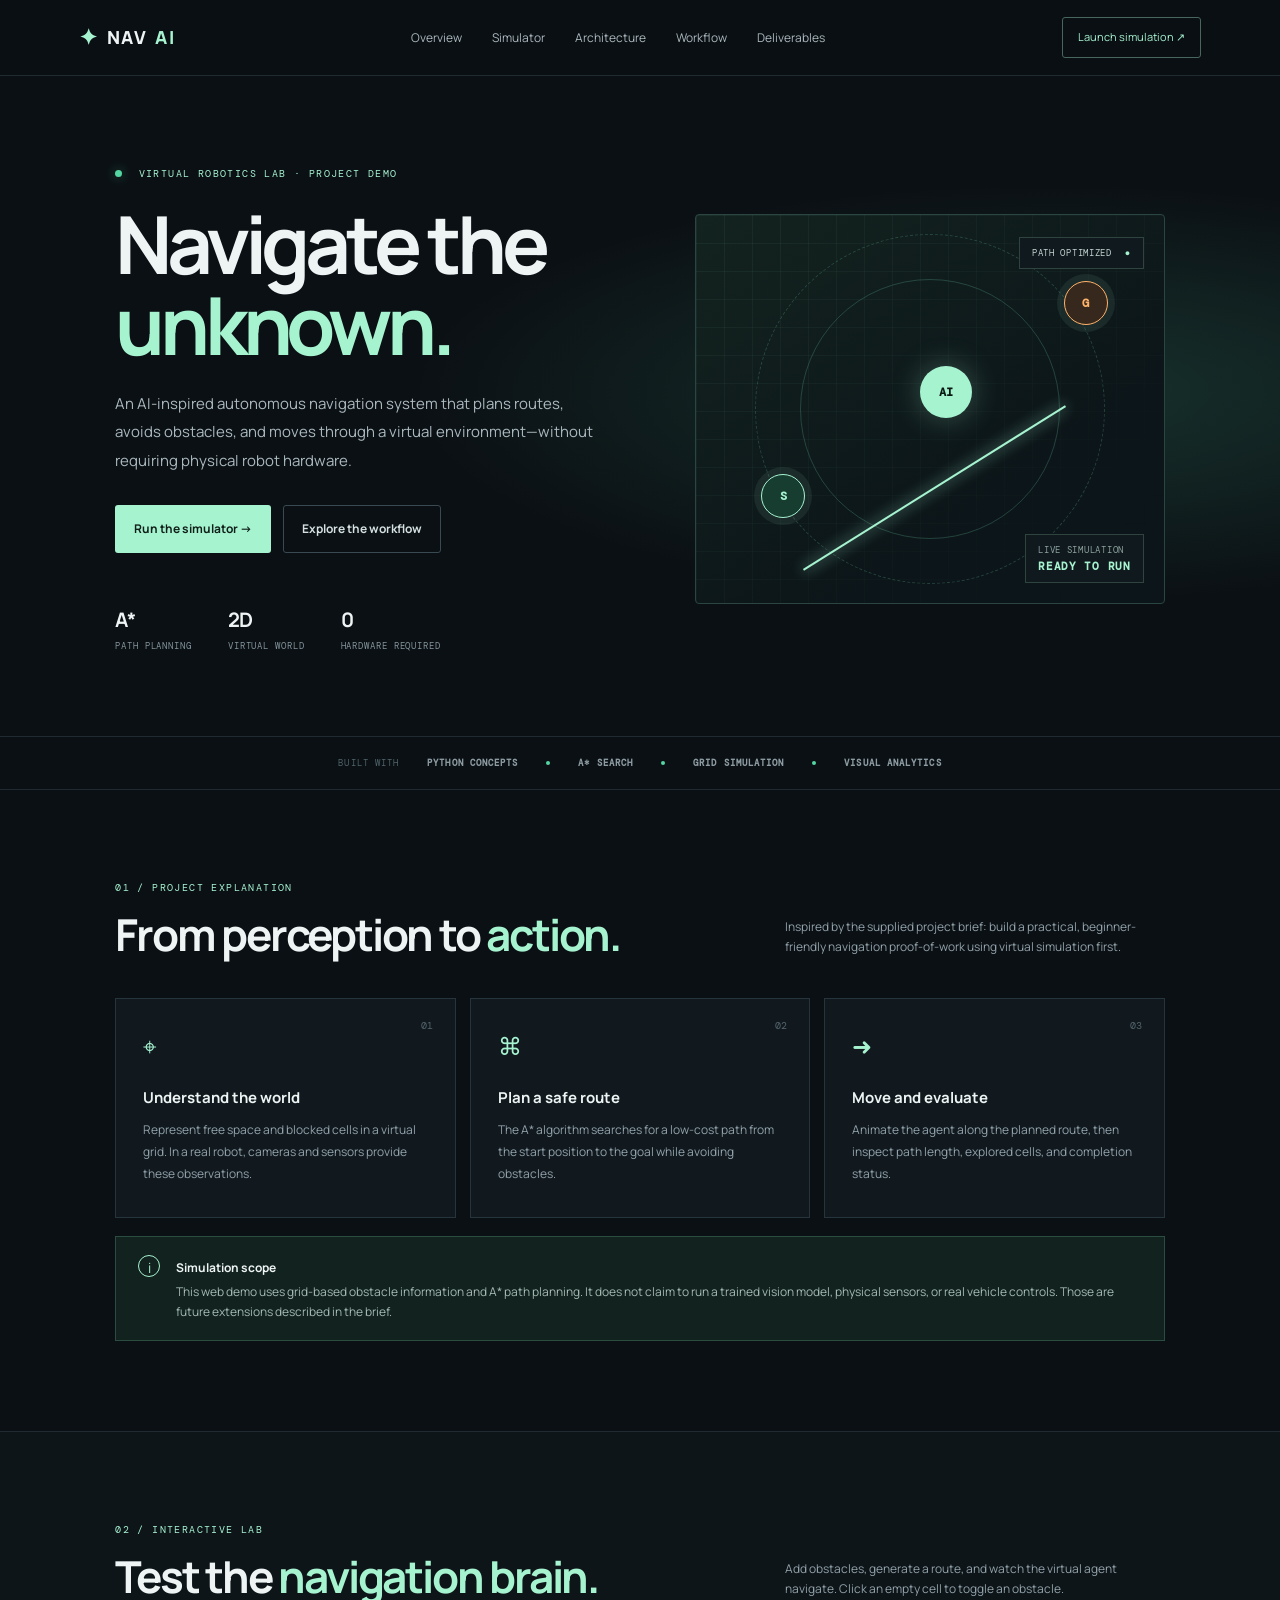
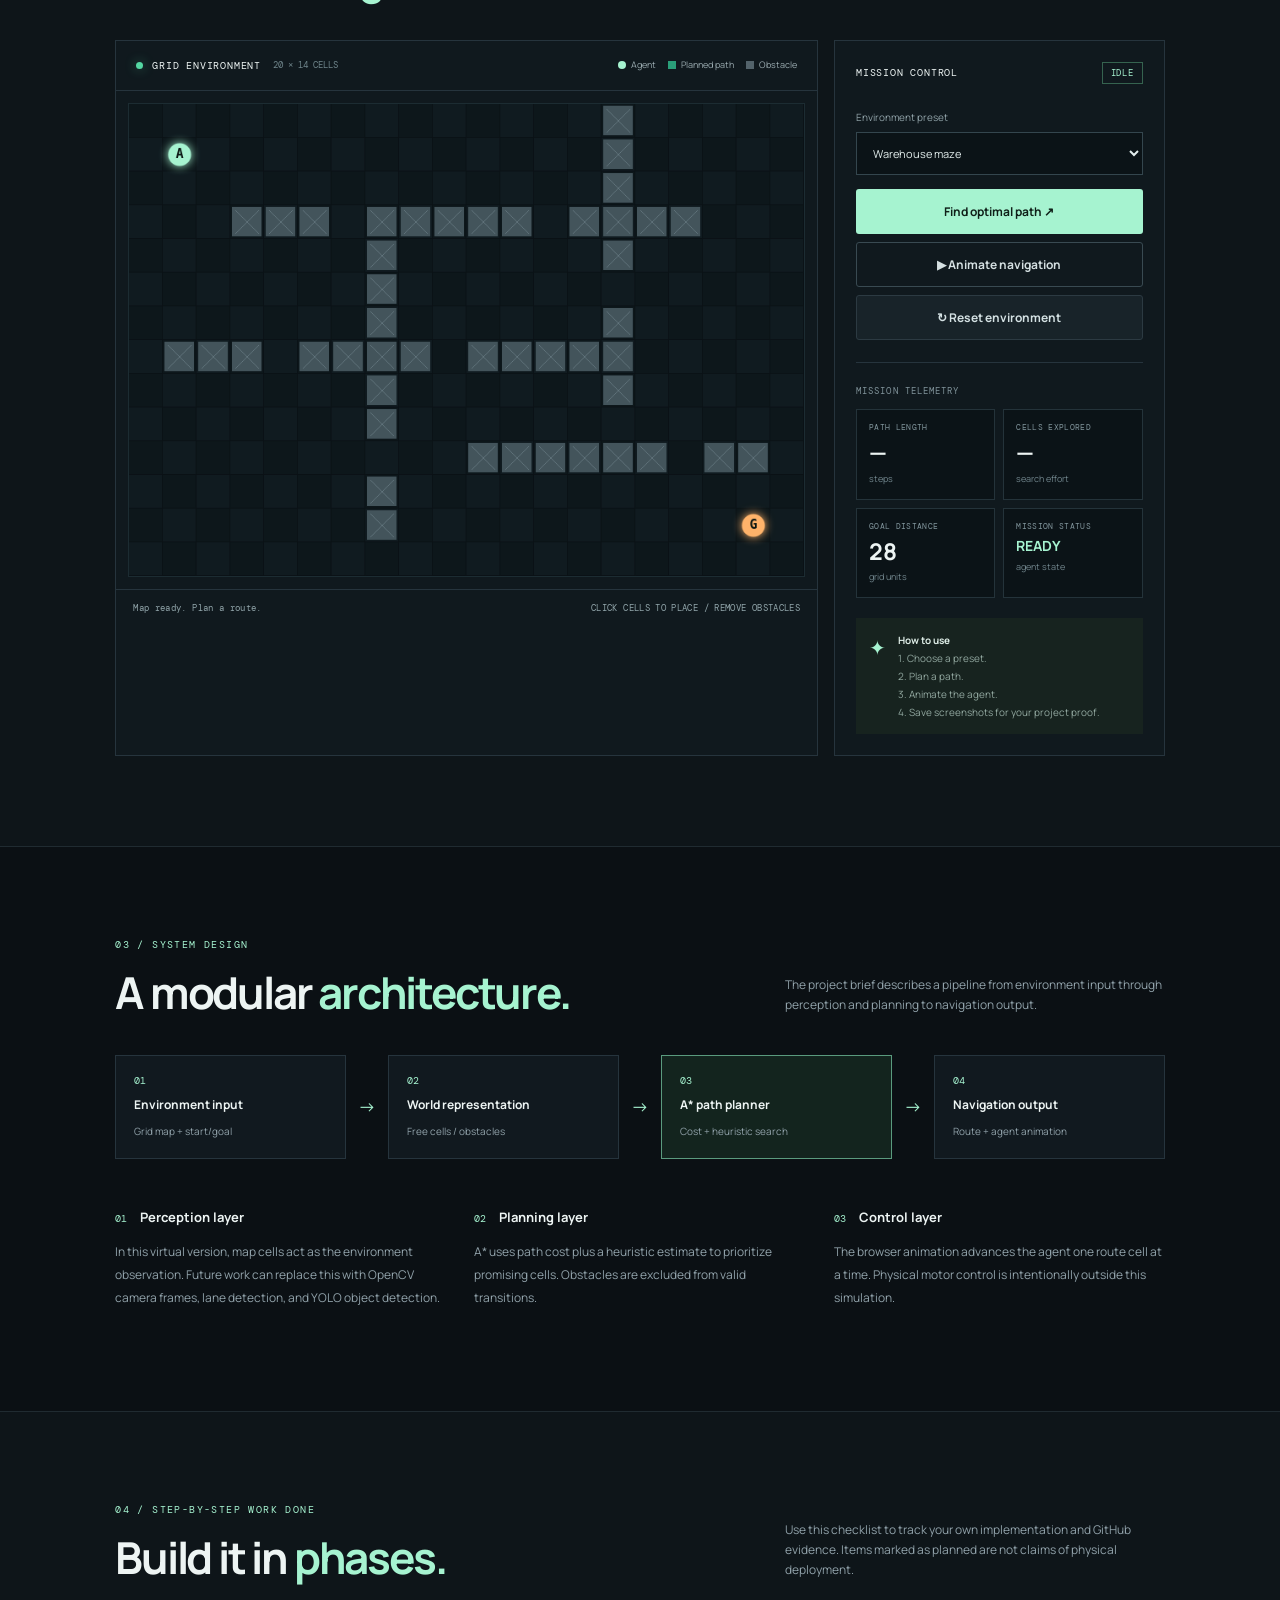
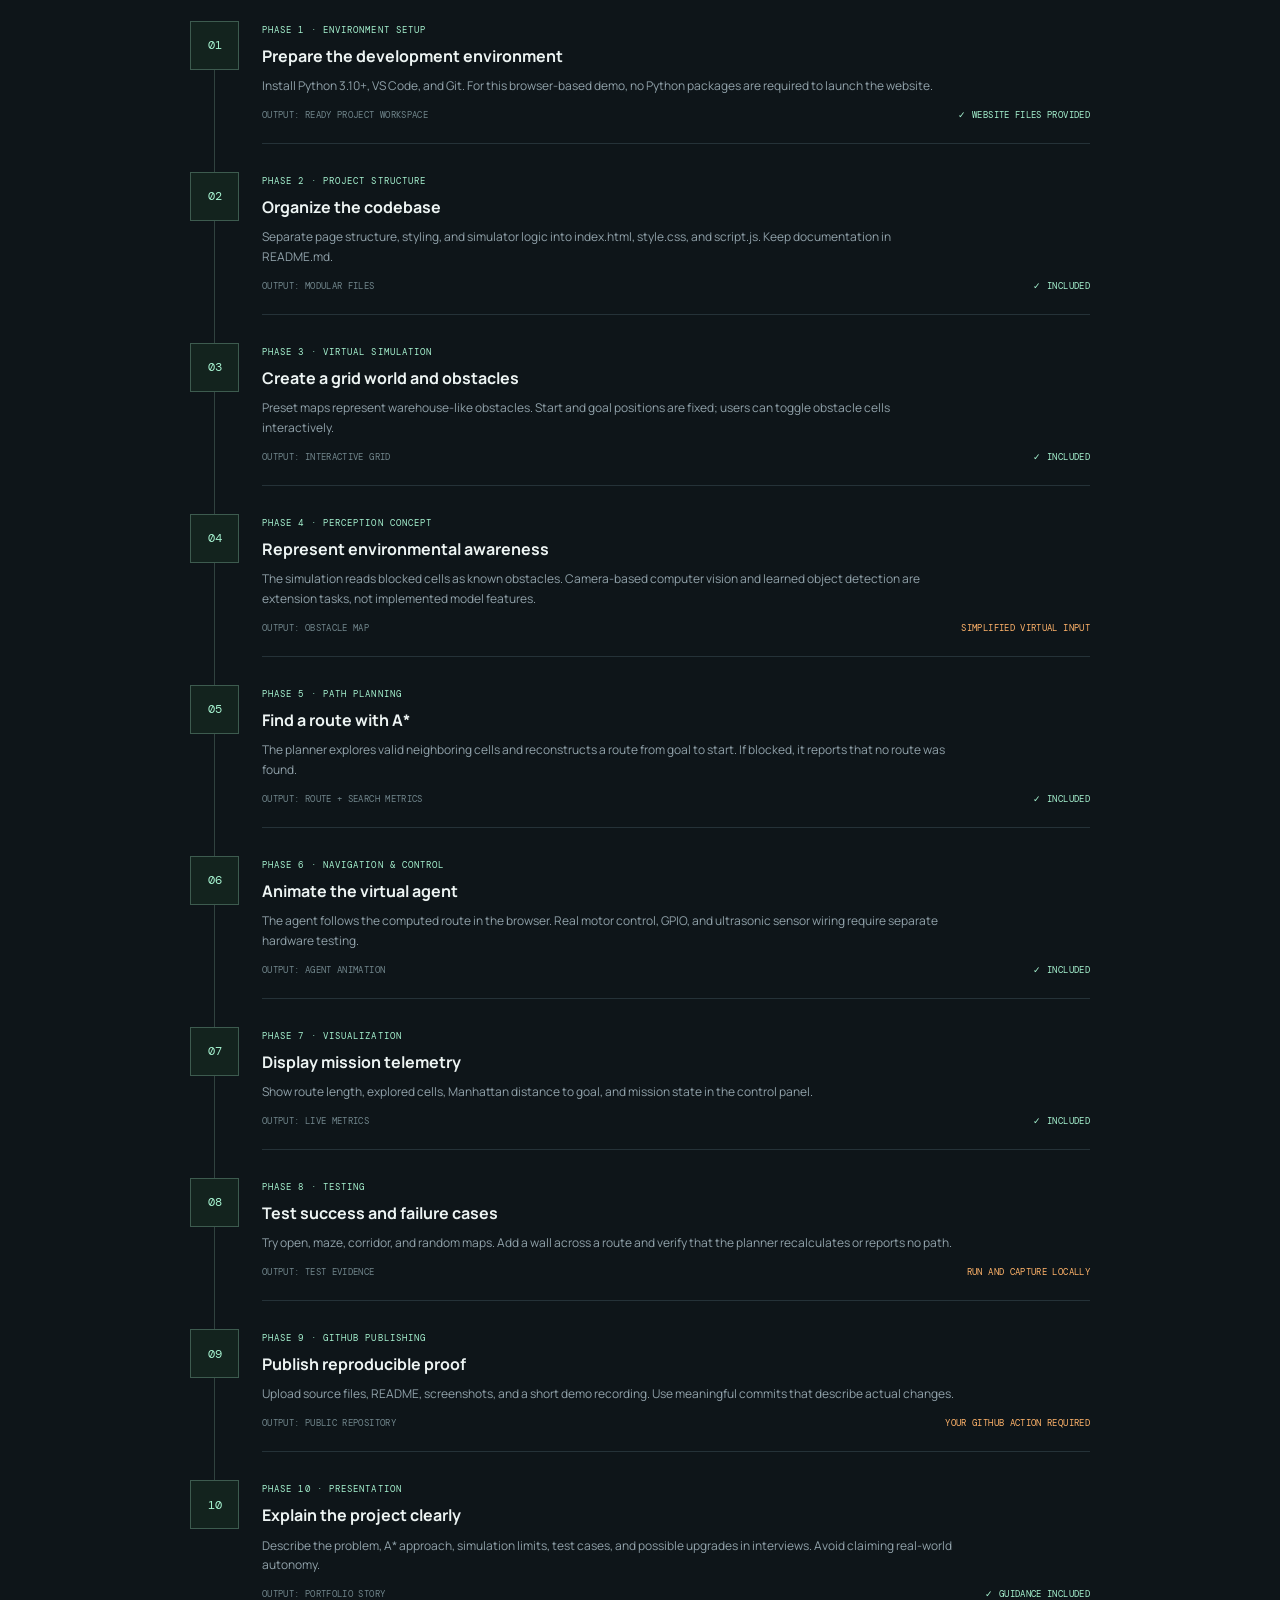
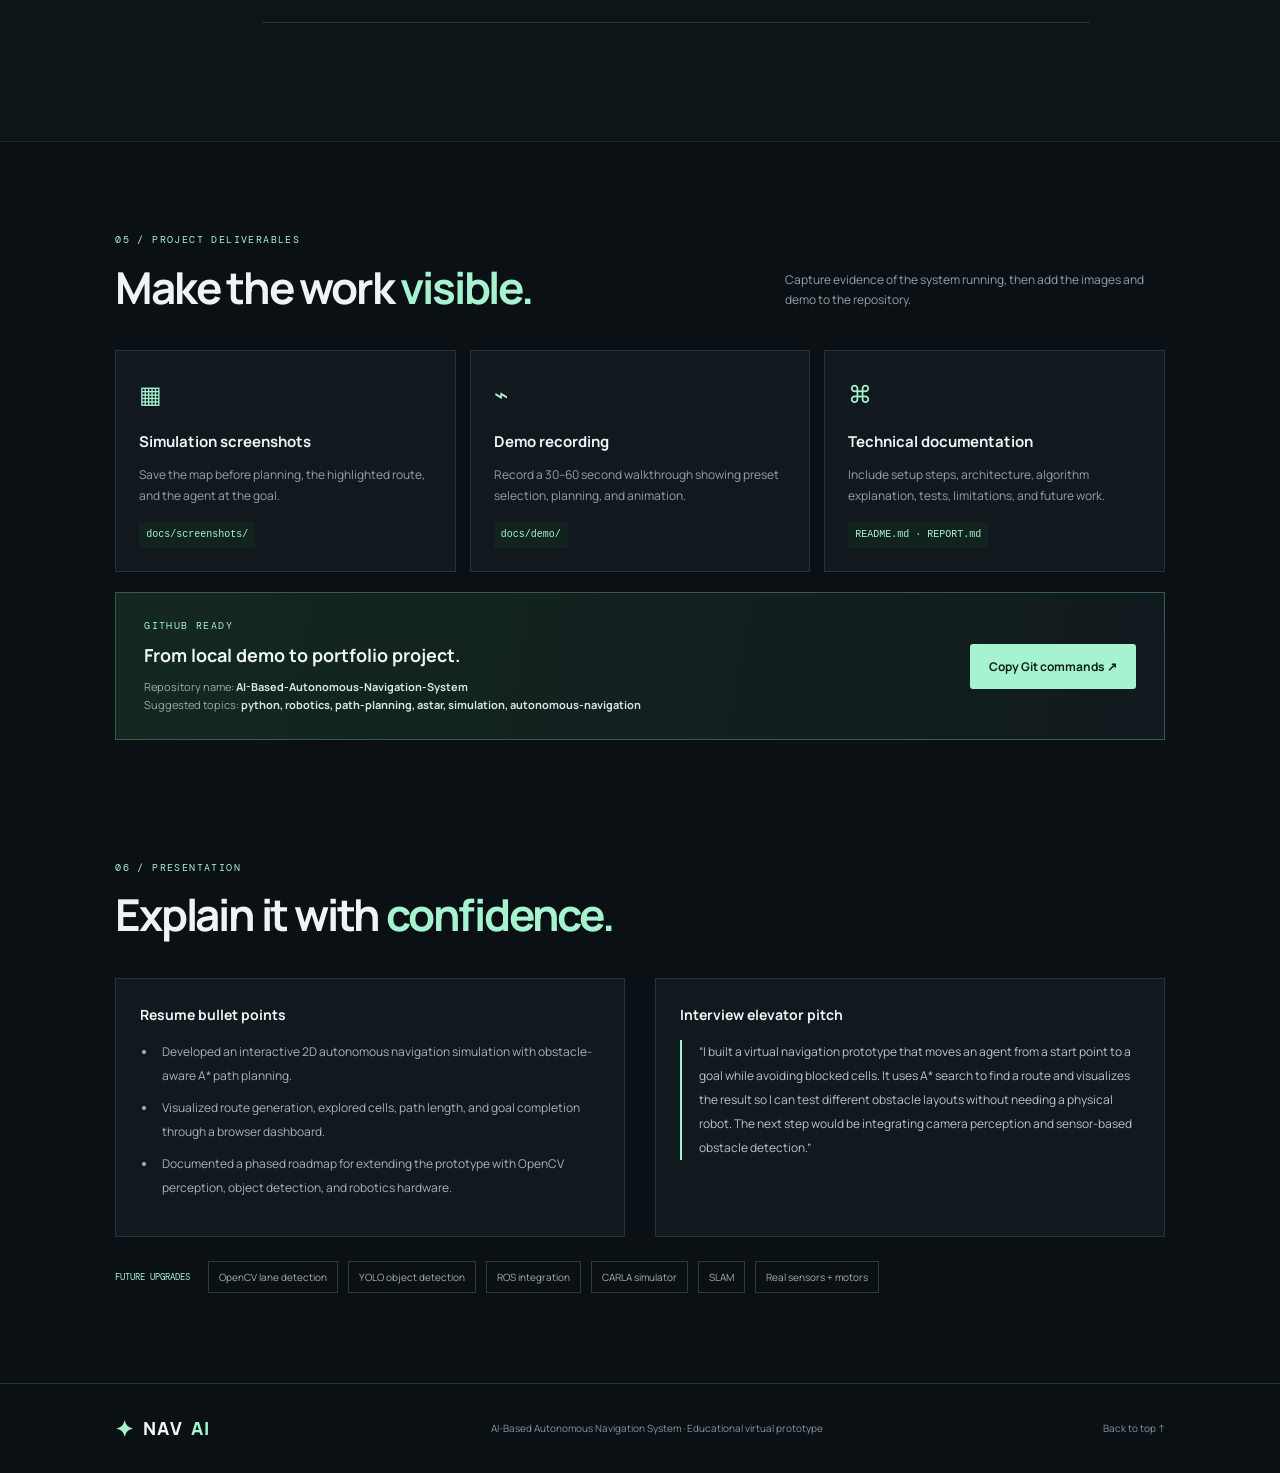
<file: AI-Based-Autonomous-Navigation-System/index.html>
<!DOCTYPE html>
<html lang="en">
<head>
<meta charset="UTF-8"><meta name="viewport" content="width=device-width, initial-scale=1.0">
<title>AI-Based Autonomous Navigation System</title>
<link rel="stylesheet" href="style.css">
</head>
<body>
<header class="topbar"><a class="brand" href="#home"><span class="brand-icon">✦</span> NAV<span>AI</span></a><nav><a href="#overview">Overview</a><a href="#simulator">Simulator</a><a href="#architecture">Architecture</a><a href="#workflow">Workflow</a><a href="#deliverables">Deliverables</a></nav><a class="top-cta" href="#simulator">Launch simulation ↗</a></header>
<main>
<section class="hero" id="home"><div class="hero-copy"><div class="eyebrow"><span class="pulse"></span> VIRTUAL ROBOTICS LAB · PROJECT DEMO</div><h1>Navigate the<br><em>unknown.</em></h1><p class="hero-lead">An AI-inspired autonomous navigation system that plans routes, avoids obstacles, and moves through a virtual environment—without requiring physical robot hardware.</p><div class="hero-actions"><a class="btn primary" href="#simulator">Run the simulator <span>→</span></a><a class="btn secondary" href="#workflow">Explore the workflow</a></div><div class="hero-stats"><div><strong> A* </strong><small>PATH PLANNING</small></div><div><strong>2D</strong><small>VIRTUAL WORLD</small></div><div><strong>0</strong><small>HARDWARE REQUIRED</small></div></div></div><div class="hero-art"><div class="art-grid"></div><div class="orbit orbit-one"></div><div class="orbit orbit-two"></div><div class="route-line"></div><div class="node node-start">S</div><div class="node node-mid">AI</div><div class="node node-end">G</div><div class="art-label label-top">PATH OPTIMIZED <b>●</b></div><div class="art-label label-bottom"><span>LIVE SIMULATION</span><strong>READY TO RUN</strong></div></div></section>
<section class="trust-strip"><span>BUILT WITH</span><b>PYTHON CONCEPTS</b><i></i><b>A* SEARCH</b><i></i><b>GRID SIMULATION</b><i></i><b>VISUAL ANALYTICS</b></section>
<section class="section" id="overview"><div class="section-head"><div><div class="eyebrow">01 / PROJECT EXPLANATION</div><h2>From perception to <em>action.</em></h2></div><p>Inspired by the supplied project brief: build a practical, beginner-friendly navigation proof-of-work using virtual simulation first.</p></div><div class="feature-grid"><article class="feature-card"><div class="feature-number">01</div><div class="feature-icon">⌖</div><h3>Understand the world</h3><p>Represent free space and blocked cells in a virtual grid. In a real robot, cameras and sensors provide these observations.</p></article><article class="feature-card"><div class="feature-number">02</div><div class="feature-icon">⌘</div><h3>Plan a safe route</h3><p>The A* algorithm searches for a low-cost path from the start position to the goal while avoiding obstacles.</p></article><article class="feature-card"><div class="feature-number">03</div><div class="feature-icon">➜</div><h3>Move and evaluate</h3><p>Animate the agent along the planned route, then inspect path length, explored cells, and completion status.</p></article></div><div class="callout"><span class="callout-mark">i</span><div><strong>Simulation scope</strong><p>This web demo uses grid-based obstacle information and A* path planning. It does not claim to run a trained vision model, physical sensors, or real vehicle controls. Those are future extensions described in the brief.</p></div></div></section>
<section class="sim-section" id="simulator"><div class="section-head"><div><div class="eyebrow">02 / INTERACTIVE LAB</div><h2>Test the <em>navigation brain.</em></h2></div><p>Add obstacles, generate a route, and watch the virtual agent navigate. Click an empty cell to toggle an obstacle.</p></div><div class="sim-layout"><div class="sim-board-panel"><div class="panel-top"><div><span class="live-dot"></span><strong>GRID ENVIRONMENT</strong><small>20 × 14 CELLS</small></div><div class="legend"><span><i class="legend-agent"></i>Agent</span><span><i class="legend-path"></i>Planned path</span><span><i class="legend-wall"></i>Obstacle</span></div></div><div class="canvas-wrap"><canvas id="gridCanvas" width="800" height="560" aria-label="Interactive navigation grid"></canvas></div><div class="board-footer"><span id="statusText">Awaiting route planning</span><span>CLICK CELLS TO PLACE / REMOVE OBSTACLES</span></div></div><aside class="controls-panel"><div class="control-head"><span>MISSION CONTROL</span><span class="status-pill" id="statusPill">IDLE</span></div><label for="scenario">Environment preset</label><select id="scenario"><option value="city">Warehouse maze</option><option value="corridor">Narrow corridor</option><option value="open">Open field</option><option value="random">Random obstacles</option></select><div class="control-buttons"><button class="btn primary full" id="planBtn">Find optimal path ↗</button><button class="btn secondary full" id="runBtn">▶ Animate navigation</button><button class="btn ghost full" id="resetBtn">↻ Reset environment</button></div><div class="divider"></div><div class="metrics-title">MISSION TELEMETRY</div><div class="metric-grid"><div class="metric"><small>PATH LENGTH</small><strong id="pathLength">—</strong><span>steps</span></div><div class="metric"><small>CELLS EXPLORED</small><strong id="explored">—</strong><span>search effort</span></div><div class="metric"><small>GOAL DISTANCE</small><strong id="distance">—</strong><span>grid units</span></div><div class="metric"><small>MISSION STATUS</small><strong class="metric-status" id="mission">READY</strong><span>agent state</span></div></div><div class="mini-note"><span>✦</span><p><b>How to use</b><br>1. Choose a preset.<br>2. Plan a path.<br>3. Animate the agent.<br>4. Save screenshots for your project proof.</p></div></aside></div></section>
<section class="section" id="architecture"><div class="section-head"><div><div class="eyebrow">03 / SYSTEM DESIGN</div><h2>A modular <em>architecture.</em></h2></div><p>The project brief describes a pipeline from environment input through perception and planning to navigation output.</p></div><div class="architecture"><div class="arch-node"><span>01</span><b>Environment input</b><small>Grid map + start/goal</small></div><div class="arch-arrow">→</div><div class="arch-node"><span>02</span><b>World representation</b><small>Free cells / obstacles</small></div><div class="arch-arrow">→</div><div class="arch-node active"><span>03</span><b>A* path planner</b><small>Cost + heuristic search</small></div><div class="arch-arrow">→</div><div class="arch-node"><span>04</span><b>Navigation output</b><small>Route + agent animation</small></div></div><div class="module-grid"><div><h3><span>01</span> Perception layer</h3><p>In this virtual version, map cells act as the environment observation. Future work can replace this with OpenCV camera frames, lane detection, and YOLO object detection.</p></div><div><h3><span>02</span> Planning layer</h3><p>A* uses path cost plus a heuristic estimate to prioritize promising cells. Obstacles are excluded from valid transitions.</p></div><div><h3><span>03</span> Control layer</h3><p>The browser animation advances the agent one route cell at a time. Physical motor control is intentionally outside this simulation.</p></div></div></section>
<section class="workflow-section" id="workflow"><div class="section-head"><div><div class="eyebrow">04 / STEP-BY-STEP WORK DONE</div><h2>Build it in <em>phases.</em></h2></div><p>Use this checklist to track your own implementation and GitHub evidence. Items marked as planned are not claims of physical deployment.</p></div><div class="timeline">
<div class="timeline-item"><div class="timeline-index">01</div><div><div class="timeline-meta">PHASE 1 · ENVIRONMENT SETUP</div><h3>Prepare the development environment</h3><p>Install Python 3.10+, VS Code, and Git. For this browser-based demo, no Python packages are required to launch the website.</p><div class="phase-foot"><span>OUTPUT: READY PROJECT WORKSPACE</span><span class="check">✓ WEBSITE FILES PROVIDED</span></div></div></div>
<div class="timeline-item"><div class="timeline-index">02</div><div><div class="timeline-meta">PHASE 2 · PROJECT STRUCTURE</div><h3>Organize the codebase</h3><p>Separate page structure, styling, and simulator logic into index.html, style.css, and script.js. Keep documentation in README.md.</p><div class="phase-foot"><span>OUTPUT: MODULAR FILES</span><span class="check">✓ INCLUDED</span></div></div></div>
<div class="timeline-item"><div class="timeline-index">03</div><div><div class="timeline-meta">PHASE 3 · VIRTUAL SIMULATION</div><h3>Create a grid world and obstacles</h3><p>Preset maps represent warehouse-like obstacles. Start and goal positions are fixed; users can toggle obstacle cells interactively.</p><div class="phase-foot"><span>OUTPUT: INTERACTIVE GRID</span><span class="check">✓ INCLUDED</span></div></div></div>
<div class="timeline-item"><div class="timeline-index">04</div><div><div class="timeline-meta">PHASE 4 · PERCEPTION CONCEPT</div><h3>Represent environmental awareness</h3><p>The simulation reads blocked cells as known obstacles. Camera-based computer vision and learned object detection are extension tasks, not implemented model features.</p><div class="phase-foot"><span>OUTPUT: OBSTACLE MAP</span><span class="planned">SIMPLIFIED VIRTUAL INPUT</span></div></div></div>
<div class="timeline-item"><div class="timeline-index">05</div><div><div class="timeline-meta">PHASE 5 · PATH PLANNING</div><h3>Find a route with A*</h3><p>The planner explores valid neighboring cells and reconstructs a route from goal to start. If blocked, it reports that no route was found.</p><div class="phase-foot"><span>OUTPUT: ROUTE + SEARCH METRICS</span><span class="check">✓ INCLUDED</span></div></div></div>
<div class="timeline-item"><div class="timeline-index">06</div><div><div class="timeline-meta">PHASE 6 · NAVIGATION & CONTROL</div><h3>Animate the virtual agent</h3><p>The agent follows the computed route in the browser. Real motor control, GPIO, and ultrasonic sensor wiring require separate hardware testing.</p><div class="phase-foot"><span>OUTPUT: AGENT ANIMATION</span><span class="check">✓ INCLUDED</span></div></div></div>
<div class="timeline-item"><div class="timeline-index">07</div><div><div class="timeline-meta">PHASE 7 · VISUALIZATION</div><h3>Display mission telemetry</h3><p>Show route length, explored cells, Manhattan distance to goal, and mission state in the control panel.</p><div class="phase-foot"><span>OUTPUT: LIVE METRICS</span><span class="check">✓ INCLUDED</span></div></div></div>
<div class="timeline-item"><div class="timeline-index">08</div><div><div class="timeline-meta">PHASE 8 · TESTING</div><h3>Test success and failure cases</h3><p>Try open, maze, corridor, and random maps. Add a wall across a route and verify that the planner recalculates or reports no path.</p><div class="phase-foot"><span>OUTPUT: TEST EVIDENCE</span><span class="planned">RUN AND CAPTURE LOCALLY</span></div></div></div>
<div class="timeline-item"><div class="timeline-index">09</div><div><div class="timeline-meta">PHASE 9 · GITHUB PUBLISHING</div><h3>Publish reproducible proof</h3><p>Upload source files, README, screenshots, and a short demo recording. Use meaningful commits that describe actual changes.</p><div class="phase-foot"><span>OUTPUT: PUBLIC REPOSITORY</span><span class="planned">YOUR GITHUB ACTION REQUIRED</span></div></div></div>
<div class="timeline-item"><div class="timeline-index">10</div><div><div class="timeline-meta">PHASE 10 · PRESENTATION</div><h3>Explain the project clearly</h3><p>Describe the problem, A* approach, simulation limits, test cases, and possible upgrades in interviews. Avoid claiming real-world autonomy.</p><div class="phase-foot"><span>OUTPUT: PORTFOLIO STORY</span><span class="check">✓ GUIDANCE INCLUDED</span></div></div></div>
</div></section>
<section class="section deliverables" id="deliverables"><div class="section-head"><div><div class="eyebrow">05 / PROJECT DELIVERABLES</div><h2>Make the work <em>visible.</em></h2></div><p>Capture evidence of the system running, then add the images and demo to the repository.</p></div><div class="deliverable-grid"><article><span class="deliverable-icon">▦</span><h3>Simulation screenshots</h3><p>Save the map before planning, the highlighted route, and the agent at the goal.</p><code>docs/screenshots/</code></article><article><span class="deliverable-icon">⌁</span><h3>Demo recording</h3><p>Record a 30–60 second walkthrough showing preset selection, planning, and animation.</p><code>docs/demo/</code></article><article><span class="deliverable-icon">⌘</span><h3>Technical documentation</h3><p>Include setup steps, architecture, algorithm explanation, tests, limitations, and future work.</p><code>README.md · REPORT.md</code></article></div><div class="github-callout"><div><div class="eyebrow">GITHUB READY</div><h3>From local demo to portfolio project.</h3><p>Repository name: <b>AI-Based-Autonomous-Navigation-System</b><br>Suggested topics: <b>python, robotics, path-planning, astar, simulation, autonomous-navigation</b></p></div><button class="btn primary" id="copyGit">Copy Git commands ↗</button></div></section>
<section class="section resume-section"><div class="section-head"><div><div class="eyebrow">06 / PRESENTATION</div><h2>Explain it with <em>confidence.</em></h2></div></div><div class="resume-grid"><div><h3>Resume bullet points</h3><ul><li>Developed an interactive 2D autonomous navigation simulation with obstacle-aware A* path planning.</li><li>Visualized route generation, explored cells, path length, and goal completion through a browser dashboard.</li><li>Documented a phased roadmap for extending the prototype with OpenCV perception, object detection, and robotics hardware.</li></ul></div><div><h3>Interview elevator pitch</h3><blockquote>“I built a virtual navigation prototype that moves an agent from a start point to a goal while avoiding blocked cells. It uses A* search to find a route and visualizes the result so I can test different obstacle layouts without needing a physical robot. The next step would be integrating camera perception and sensor-based obstacle detection.”</blockquote></div></div><div class="future-strip"><b>FUTURE UPGRADES</b><span>OpenCV lane detection</span><span>YOLO object detection</span><span>ROS integration</span><span>CARLA simulator</span><span>SLAM</span><span>Real sensors + motors</span></div></section>
</main>
<footer><a class="brand" href="#home"><span class="brand-icon">✦</span> NAV<span>AI</span></a><p>AI-Based Autonomous Navigation System · Educational virtual prototype</p><a href="#home">Back to top ↑</a></footer>
<div id="toast" role="status" aria-live="polite"></div>
<script src="script.js"></script>
</body></html>
</file>
<file: AI-Based-Autonomous-Navigation-System/style.css>
@import url('https://fonts.googleapis.com/css2?family=DM+Mono:wght@400;500&family=Manrope:wght@400;500;600;700;800&display=swap');
:root{--bg:#0b1014;--panel:#11191f;--panel2:#151f26;--line:#26343d;--text:#edf4f3;--muted:#91a2aa;--mint:#a6f3d0;--mint2:#54d6a2;--orange:#ffb36a;--mono:'DM Mono',monospace;--sans:'Manrope',sans-serif}*{box-sizing:border-box}html{scroll-behavior:smooth;scroll-padding-top:90px}body{margin:0;background:var(--bg);color:var(--text);font-family:var(--sans);font-size:14px;line-height:1.65}a{color:inherit;text-decoration:none}.topbar{height:76px;padding:0 6.2%;display:flex;align-items:center;justify-content:space-between;border-bottom:1px solid #202b31;position:sticky;top:0;background:rgba(11,16,20,.92);backdrop-filter:blur(14px);z-index:10}.brand{font-weight:800;letter-spacing:.08em;font-size:18px;display:flex;align-items:center;gap:8px}.brand span:last-child{color:var(--mint)}.brand-icon{color:var(--mint);font-size:22px}nav{display:flex;gap:30px;color:#aab8bd;font-size:12px}nav a:hover,footer>a:hover{color:var(--mint)}.top-cta{font-size:11px;border:1px solid #47665c;padding:10px 15px;border-radius:3px;color:var(--mint)}.hero{padding:90px 9% 84px;display:grid;grid-template-columns:1.05fr .95fr;gap:60px;align-items:center;min-height:570px;background:radial-gradient(ellipse at 82% 48%,#17322d 0%,transparent 43%)}.eyebrow{font-family:var(--mono);font-size:10px;letter-spacing:.14em;color:var(--mint);margin-bottom:20px}.pulse,.live-dot{display:inline-block;width:7px;height:7px;border-radius:50%;background:var(--mint2);box-shadow:0 0 12px #54d6a277;margin-right:9px}.hero h1{font-size:clamp(48px,6.4vw,80px);line-height:1.02;letter-spacing:-.065em;margin:0 0 24px;font-weight:700}.hero h1 em,h2 em{font-style:normal;color:var(--mint)}.hero-lead{font-size:15px;color:#aab9bf;max-width:480px;line-height:1.9}.hero-actions{display:flex;gap:12px;margin-top:30px}.btn{border:1px solid transparent;padding:13px 18px;font-family:var(--sans);font-size:12px;font-weight:700;border-radius:3px;cursor:pointer;transition:.2s}.btn:hover{transform:translateY(-2px)}.primary{background:var(--mint);color:#102019}.secondary{border-color:#394a52;background:transparent;color:#d5e0e2}.ghost{background:#182329;color:#d4e1e3;border-color:#2c3a42}.hero-stats{display:flex;gap:36px;margin-top:50px}.hero-stats div{display:flex;flex-direction:column}.hero-stats strong{font-size:20px;letter-spacing:-.04em}.hero-stats small{font:9px var(--mono);color:#82949b;letter-spacing:.1em;margin-top:4px}.hero-art{height:390px;position:relative;border:1px solid #2b4542;background:linear-gradient(145deg,#13231f,#0c1519 70%);overflow:hidden;border-radius:4px}.art-grid{position:absolute;inset:0;background-image:linear-gradient(#4c796c25 1px,transparent 1px),linear-gradient(90deg,#4c796c25 1px,transparent 1px);background-size:28px 28px;mask-image:linear-gradient(135deg,black,transparent 90%)}.orbit{position:absolute;border:1px solid #4c8e7760;border-radius:50%;left:50%;top:50%;transform:translate(-50%,-50%)}.orbit-one{width:260px;height:260px}.orbit-two{width:350px;height:350px;border-style:dashed}.route-line{position:absolute;left:18%;top:70%;width:66%;height:2px;background:var(--mint);transform:rotate(-32deg);box-shadow:0 0 14px #a6f3d0}.node{position:absolute;display:grid;place-items:center;width:44px;height:44px;border-radius:50%;font:12px var(--mono);font-weight:bold;box-shadow:0 0 0 7px #a6f3d015}.node-start{left:14%;bottom:22%;background:#173d31;border:1px solid var(--mint);color:var(--mint)}.node-mid{left:48%;top:39%;background:var(--mint);color:#0a1a13;width:52px;height:52px;box-shadow:0 0 30px #a6f3d04a}.node-end{right:12%;top:17%;border:1px solid var(--orange);color:var(--orange);background:#36281c}.art-label{position:absolute;font:9px var(--mono);letter-spacing:.08em;background:#101a1e;border:1px solid #30443f;padding:9px 12px}.label-top{top:22px;right:20px;color:#c3d3d2}.label-top b{color:var(--mint);margin-left:7px}.label-bottom{bottom:20px;right:20px;display:flex;flex-direction:column;gap:3px;color:#8ca19e}.label-bottom strong{font-size:11px;color:var(--mint)}.trust-strip{border-block:1px solid #202b31;display:flex;justify-content:center;align-items:center;gap:28px;padding:20px 4%;color:#8b9ba1;font:9px var(--mono);letter-spacing:.12em;flex-wrap:wrap}.trust-strip span{color:#4f656b}.trust-strip i{height:4px;width:4px;background:var(--mint2);border-radius:50%}.section,.workflow-section,.sim-section{padding:90px 9%}.section-head{display:flex;justify-content:space-between;align-items:end;gap:40px;margin-bottom:38px}.section-head h2{font-size:clamp(30px,4vw,44px);line-height:1.15;letter-spacing:-.05em;margin:0}.section-head>p{max-width:380px;color:var(--muted);font-size:12px;margin:0 0 3px}.section-head .eyebrow{margin-bottom:13px}.feature-grid{display:grid;grid-template-columns:repeat(3,1fr);gap:14px}.feature-card{position:relative;background:var(--panel);border:1px solid var(--line);padding:27px;min-height:220px}.feature-number{position:absolute;right:22px;top:20px;color:#53656b;font:10px var(--mono)}.feature-icon{font-size:24px;color:var(--mint);margin-bottom:20px}.feature-card h3,.deliverable-grid h3{font-size:15px;margin:0 0 9px}.feature-card p,.deliverable-grid p{color:var(--muted);font-size:12px;line-height:1.8;margin:0}.callout{display:flex;gap:16px;padding:18px 22px;background:#12231f;border:1px solid #2b4d40;margin-top:18px}.callout-mark{width:22px;height:22px;border:1px solid var(--mint);border-radius:50%;display:grid;place-items:center;color:var(--mint);flex-shrink:0}.callout strong{font-size:12px}.callout p{margin:4px 0 0;color:#a5b9b3;font-size:12px}.sim-section{background:#0e1519;border-block:1px solid #202b31}.sim-layout{display:grid;grid-template-columns:minmax(0,1.7fr) minmax(260px,.8fr);gap:16px}.sim-board-panel,.controls-panel{border:1px solid var(--line);background:#10191e;min-width:0}.panel-top{padding:17px 20px;display:flex;justify-content:space-between;align-items:center;border-bottom:1px solid var(--line);gap:15px}.panel-top>div:first-child{display:flex;align-items:center;flex-wrap:wrap}.panel-top strong,.control-head{font:10px var(--mono);letter-spacing:.08em}.panel-top small{font:9px var(--mono);color:#6f858b;margin-left:12px}.legend{display:flex;gap:12px;flex-wrap:wrap;font-size:9px;color:#9aabb0}.legend span{display:flex;align-items:center;gap:5px}.legend i{width:8px;height:8px;display:inline-block}.legend-agent{background:var(--mint);border-radius:50%}.legend-path{background:#2a9e79}.legend-wall{background:#53636b}.canvas-wrap{padding:12px;overflow:hidden}canvas{display:block;width:100%;height:auto;cursor:crosshair;background:#0b1216;border:1px solid #1c2c32;touch-action:manipulation}.board-footer{display:flex;justify-content:space-between;padding:12px 17px;border-top:1px solid var(--line);gap:12px;color:#91a5aa;font:9px var(--mono);letter-spacing:.04em}.controls-panel{padding:21px}.control-head{display:flex;justify-content:space-between;align-items:center;margin-bottom:25px}.status-pill{font-size:9px;color:var(--mint);border:1px solid #35634f;padding:4px 8px}.controls-panel label{display:block;color:#91a3a9;font-size:10px;margin-bottom:7px}.controls-panel select{width:100%;background:#0b1317;color:#e3eeed;border:1px solid #34464e;padding:12px;font-family:var(--sans);font-size:11px;outline:none}.control-buttons{display:grid;gap:8px;margin-top:14px}.full{width:100%}.divider{height:1px;background:var(--line);margin:22px 0}.metrics-title{font:9px var(--mono);color:#80939a;letter-spacing:.12em;margin-bottom:12px}.metric-grid{display:grid;grid-template-columns:1fr 1fr;gap:8px}.metric{background:#0b1317;border:1px solid #24333a;padding:12px;display:flex;flex-direction:column}.metric small{font:8px var(--mono);color:#82969d;letter-spacing:.04em}.metric strong{font-size:23px;margin-top:7px;line-height:1.2}.metric span{font-size:9px;color:#71858c;margin-top:5px}.metric .metric-status{font-size:14px;color:var(--mint)}.mini-note{display:flex;gap:12px;margin-top:20px;padding:13px;background:#17231f;color:#91a79f}.mini-note>span{color:var(--mint);font-size:20px}.mini-note p{font-size:10px;line-height:1.8;margin:0}.mini-note b{color:#dcebe5}.architecture{display:flex;align-items:stretch;gap:12px}.arch-node{flex:1;border:1px solid var(--line);background:var(--panel);padding:18px;display:flex;flex-direction:column;gap:8px;min-width:0}.arch-node>span{font:10px var(--mono);color:var(--mint)}.arch-node b{font-size:12px}.arch-node small{font-size:10px;color:var(--muted)}.arch-node.active{border-color:#5a9b7e;background:#13241e}.arch-arrow{align-self:center;color:var(--mint);font-size:18px}.module-grid{display:grid;grid-template-columns:repeat(3,1fr);gap:28px;margin-top:35px}.module-grid h3{font-size:13px}.module-grid h3 span{font:10px var(--mono);color:var(--mint);margin-right:10px}.module-grid p{font-size:12px;color:var(--muted);line-height:1.9}.workflow-section{background:#0e1519;border-block:1px solid #202b31}.timeline{max-width:900px;margin:auto}.timeline-item{display:grid;grid-template-columns:50px 1fr;gap:22px;padding-bottom:28px;position:relative}.timeline-item:not(:last-child):before{content:"";position:absolute;left:24px;top:48px;bottom:0;width:1px;background:#30423f}.timeline-index{width:49px;height:49px;display:grid;place-items:center;border:1px solid #3d5b4f;color:var(--mint);background:#13231e;font:12px var(--mono);z-index:1}.timeline-item>div:nth-child(2){border-bottom:1px solid #253238;padding:3px 0 22px}.timeline-meta{font:9px var(--mono);color:var(--mint);letter-spacing:.12em}.timeline-item h3{font-size:16px;margin:7px 0}.timeline-item p{font-size:12px;color:var(--muted);max-width:700px;margin:0 0 13px}.phase-foot{display:flex;justify-content:space-between;gap:12px;flex-wrap:wrap;font:9px var(--mono);color:#71868c;letter-spacing:.04em}.check{color:var(--mint)}.planned{color:var(--orange)}.deliverable-grid{display:grid;grid-template-columns:repeat(3,1fr);gap:14px}.deliverable-grid article{border:1px solid var(--line);padding:23px;background:var(--panel)}.deliverable-icon{font-size:24px;color:var(--mint);display:block;margin-bottom:16px}.deliverable-grid code{display:inline-block;margin-top:15px;color:#a6f3d0;background:#12231f;padding:5px 7px;font-size:10px}.github-callout{margin-top:20px;padding:25px 28px;border:1px solid #355c4b;background:linear-gradient(100deg,#142820,#111a1e);display:flex;justify-content:space-between;align-items:center;gap:25px}.github-callout .eyebrow{margin-bottom:6px}.github-callout h3{font-size:18px;margin:0 0 7px}.github-callout p{font-size:11px;color:#9aada6;margin:0}.github-callout b{color:#d6e8df}.resume-section{padding-top:30px}.resume-grid{display:grid;grid-template-columns:1fr 1fr;gap:30px}.resume-grid>div{border:1px solid var(--line);padding:24px;background:var(--panel)}.resume-grid h3{font-size:14px;margin-top:0}.resume-grid ul{padding-left:17px;color:#a4b4b9;font-size:12px;line-height:2}.resume-grid li{padding-left:5px;margin-bottom:8px}.resume-grid blockquote{margin:0;border-left:2px solid var(--mint);padding-left:17px;color:#b6c6c4;font-size:12px;line-height:2}.future-strip{display:flex;gap:10px;align-items:center;flex-wrap:wrap;margin-top:24px}.future-strip b{font:9px var(--mono);color:var(--mint);margin-right:8px}.future-strip span{font-size:10px;border:1px solid #2c3b40;color:#a1b0b3;padding:7px 10px}footer{padding:26px 9%;border-top:1px solid #263238;display:flex;justify-content:space-between;align-items:center;gap:15px}footer p,footer>a:last-child{font-size:10px;color:#84979d}#toast{position:fixed;bottom:22px;right:22px;padding:13px 18px;background:var(--mint);color:#102019;font-size:12px;font-weight:700;box-shadow:0 8px 30px #0006;opacity:0;transform:translateY(10px);transition:.25s;pointer-events:none;z-index:20}#toast.show{opacity:1;transform:translateY(0)}@media(max-width:950px){nav{gap:14px}.hero{padding-inline:6%;gap:25px}.section,.workflow-section,.sim-section{padding-inline:6%}.sim-layout{grid-template-columns:1fr}.controls-panel{display:grid;grid-template-columns:1fr 1fr;gap:12px}.control-head,.divider,.metrics-title,.metric-grid,.mini-note{grid-column:1/-1}.control-head{margin-bottom:0}.control-buttons{margin-top:0}.architecture{flex-wrap:wrap}.arch-node{min-width:35%}.arch-arrow{display:none}}@media(max-width:650px){.topbar{height:64px;padding:0 5%}.topbar nav{display:none}.top-cta{padding:8px;font-size:10px}.hero{grid-template-columns:1fr;padding:65px 6% 55px}.hero-art{height:300px}.hero-stats{gap:24px}.trust-strip{gap:13px}.section,.workflow-section,.sim-section{padding:60px 5%}.section-head{display:block}.section-head>p{margin-top:15px}.feature-grid,.module-grid,.deliverable-grid,.resume-grid{grid-template-columns:1fr}.feature-card{min-height:unset}.architecture{display:grid;grid-template-columns:1fr 1fr}.arch-node{min-width:0}.sim-layout{display:block}.controls-panel{display:block;margin-top:12px}.panel-top{align-items:flex-start;flex-direction:column}.board-footer{font-size:8px}.github-callout{align-items:flex-start;flex-direction:column}.timeline-item{grid-template-columns:38px 1fr;gap:14px}.timeline-index{width:38px;height:38px}.timeline-item:not(:last-child):before{left:18px;top:38px}footer{padding:24px 5%;flex-wrap:wrap}footer p{order:3;width:100%}}
</file>
